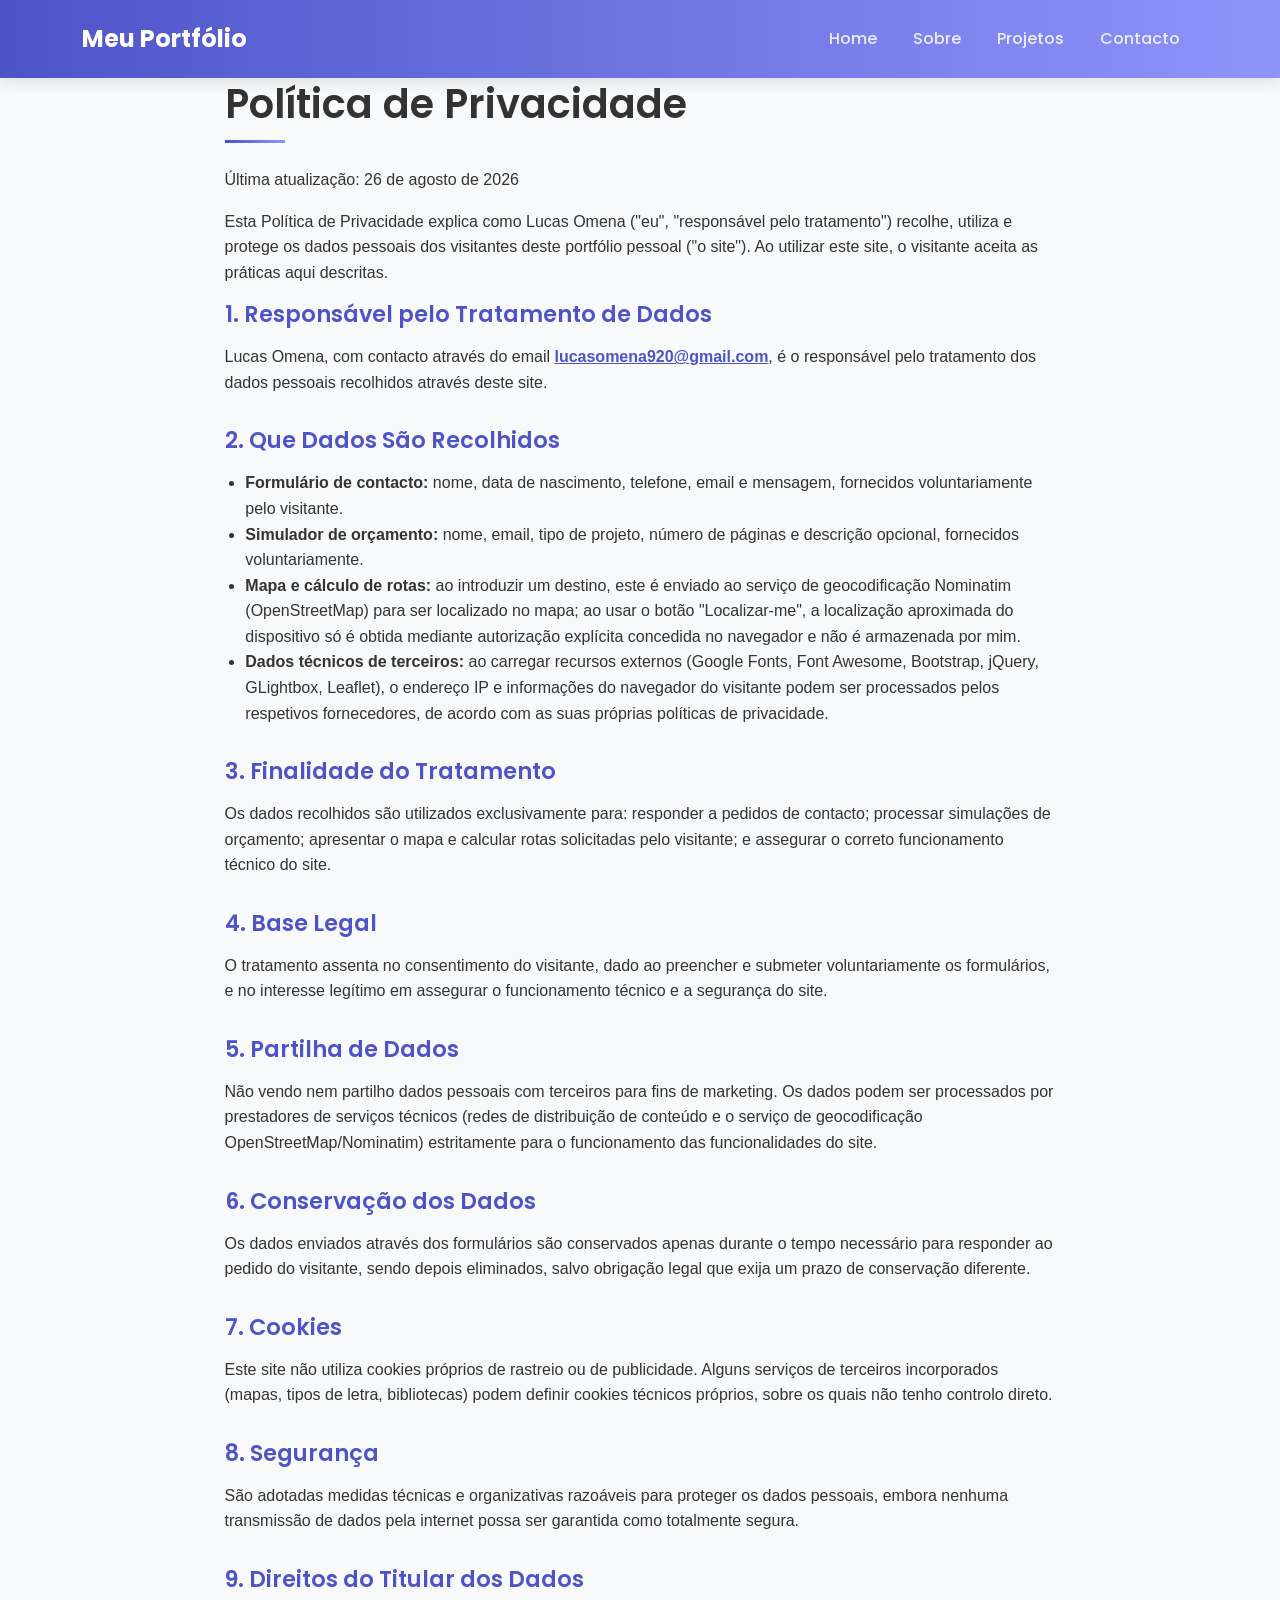
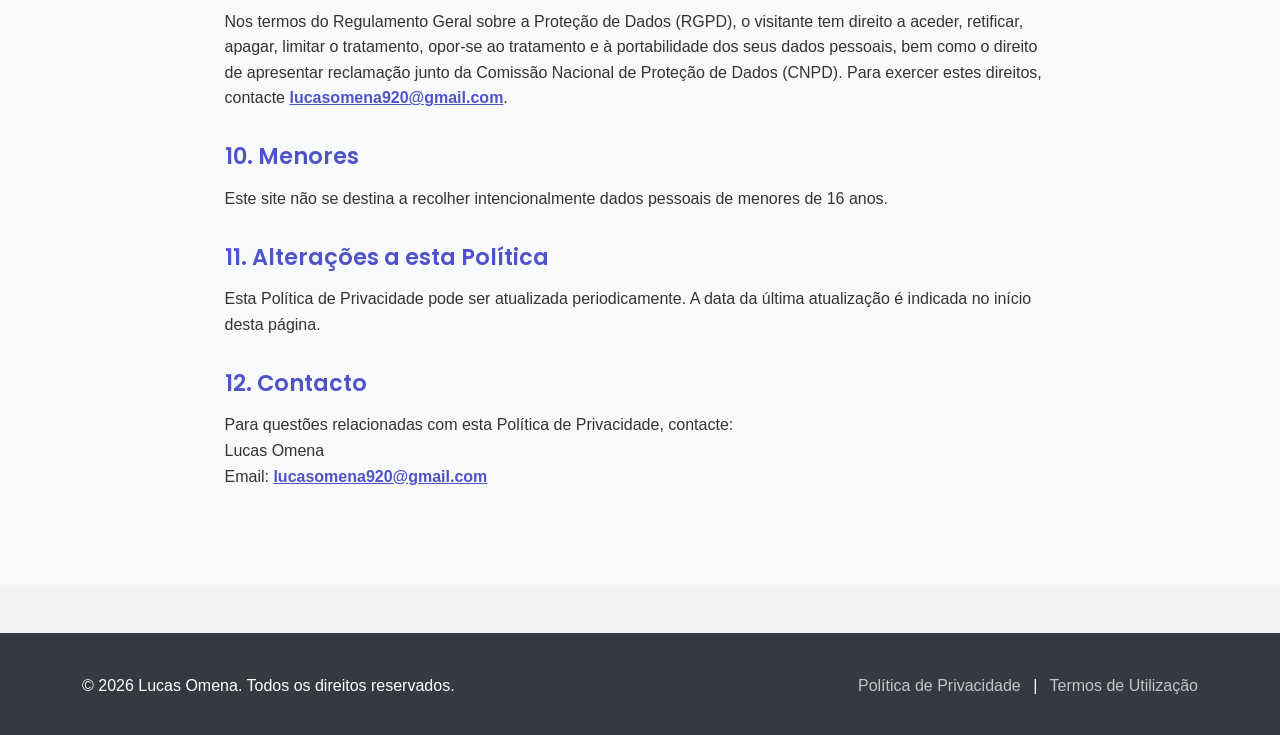
<file: politica-privacidade.html>
<!DOCTYPE html>
<html lang="pt-br">
<head>
    <meta charset="UTF-8">
    <meta name="viewport" content="width=device-width, initial-scale=1.0">
    <title>Política de Privacidade — Lucas Omena</title>
    <!-- Bootstrap CSS -->
    <link href="https://cdn.jsdelivr.net/npm/bootstrap@5.3.0/dist/css/bootstrap.min.css" rel="stylesheet">
    <!-- Font Awesome -->
    <link rel="stylesheet" href="https://cdnjs.cloudflare.com/ajax/libs/font-awesome/6.4.0/css/all.min.css">
    <!-- Google Fonts -->
    <link href="https://fonts.googleapis.com/css2?family=Lato:wght@300;400;700&family=Poppins:wght@300;400;500;600;700&display=swap" rel="stylesheet">
    <!-- CSS Personalizado -->
    <link rel="stylesheet" href="css/styles.css">
    <style>
        .legal-content h2 { color: var(--primary-color); font-size: 1.4rem; margin-top: 2rem; }
        .legal-content h2:first-of-type { margin-top: 0; }
        .legal-content p, .legal-content li { color: var(--text-color); }
        .legal-content ul { padding-left: 1.3rem; margin-bottom: 1rem; }
        .legal-content .updated { color: #6c757d; font-size: 0.9rem; }
        .legal-content a { color: var(--primary-color); font-weight: 600; }
    </style>
</head>
<body>
    <!-- Menu de Navegação -->
    <nav class="navbar navbar-expand-lg navbar-dark fixed-top custom-navbar">
        <div class="container">
            <a class="navbar-brand" href="index.html">Meu Portfólio</a>
            <button class="navbar-toggler" type="button" data-bs-toggle="collapse" data-bs-target="#navbarSupportedContent">
                <span class="navbar-toggler-icon"></span>
            </button>
            <div class="collapse navbar-collapse" id="navbarSupportedContent">
                <ul class="navbar-nav ms-auto mb-2 mb-lg-0">
                    <li class="nav-item">
                        <a class="nav-link" href="index.html">Home</a>
                    </li>
                    <li class="nav-item">
                        <a class="nav-link" href="sobre.html">Sobre</a>
                    </li>
                    <li class="nav-item">
                        <a class="nav-link" href="projects.html">Projetos</a>
                    </li>
                    <li class="nav-item">
                        <a class="nav-link" href="contactos.html">Contacto</a>
                    </li>
                </ul>
            </div>
        </div>
    </nav>

    <main>
        <section class="about-section">
            <div class="container">
                <div class="row justify-content-center">
                    <div class="col-lg-9">
                        <h1 class="section-title mb-4">Política de Privacidade</h1>
                        <p class="updated">Última atualização: 26 de agosto de 2026</p>

                        <div class="legal-content">
                            <p>Esta Política de Privacidade explica como Lucas Omena ("eu", "responsável pelo tratamento") recolhe, utiliza e protege os dados pessoais dos visitantes deste portfólio pessoal ("o site"). Ao utilizar este site, o visitante aceita as práticas aqui descritas.</p>

                            <h2>1. Responsável pelo Tratamento de Dados</h2>
                            <p>Lucas Omena, com contacto através do email <a href="mailto:lucasomena920@gmail.com">lucasomena920@gmail.com</a>, é o responsável pelo tratamento dos dados pessoais recolhidos através deste site.</p>

                            <h2>2. Que Dados São Recolhidos</h2>
                            <ul>
                                <li><strong>Formulário de contacto:</strong> nome, data de nascimento, telefone, email e mensagem, fornecidos voluntariamente pelo visitante.</li>
                                <li><strong>Simulador de orçamento:</strong> nome, email, tipo de projeto, número de páginas e descrição opcional, fornecidos voluntariamente.</li>
                                <li><strong>Mapa e cálculo de rotas:</strong> ao introduzir um destino, este é enviado ao serviço de geocodificação Nominatim (OpenStreetMap) para ser localizado no mapa; ao usar o botão "Localizar-me", a localização aproximada do dispositivo só é obtida mediante autorização explícita concedida no navegador e não é armazenada por mim.</li>
                                <li><strong>Dados técnicos de terceiros:</strong> ao carregar recursos externos (Google Fonts, Font Awesome, Bootstrap, jQuery, GLightbox, Leaflet), o endereço IP e informações do navegador do visitante podem ser processados pelos respetivos fornecedores, de acordo com as suas próprias políticas de privacidade.</li>
                            </ul>

                            <h2>3. Finalidade do Tratamento</h2>
                            <p>Os dados recolhidos são utilizados exclusivamente para: responder a pedidos de contacto; processar simulações de orçamento; apresentar o mapa e calcular rotas solicitadas pelo visitante; e assegurar o correto funcionamento técnico do site.</p>

                            <h2>4. Base Legal</h2>
                            <p>O tratamento assenta no consentimento do visitante, dado ao preencher e submeter voluntariamente os formulários, e no interesse legítimo em assegurar o funcionamento técnico e a segurança do site.</p>

                            <h2>5. Partilha de Dados</h2>
                            <p>Não vendo nem partilho dados pessoais com terceiros para fins de marketing. Os dados podem ser processados por prestadores de serviços técnicos (redes de distribuição de conteúdo e o serviço de geocodificação OpenStreetMap/Nominatim) estritamente para o funcionamento das funcionalidades do site.</p>

                            <h2>6. Conservação dos Dados</h2>
                            <p>Os dados enviados através dos formulários são conservados apenas durante o tempo necessário para responder ao pedido do visitante, sendo depois eliminados, salvo obrigação legal que exija um prazo de conservação diferente.</p>

                            <h2>7. Cookies</h2>
                            <p>Este site não utiliza cookies próprios de rastreio ou de publicidade. Alguns serviços de terceiros incorporados (mapas, tipos de letra, bibliotecas) podem definir cookies técnicos próprios, sobre os quais não tenho controlo direto.</p>

                            <h2>8. Segurança</h2>
                            <p>São adotadas medidas técnicas e organizativas razoáveis para proteger os dados pessoais, embora nenhuma transmissão de dados pela internet possa ser garantida como totalmente segura.</p>

                            <h2>9. Direitos do Titular dos Dados</h2>
                            <p>Nos termos do Regulamento Geral sobre a Proteção de Dados (RGPD), o visitante tem direito a aceder, retificar, apagar, limitar o tratamento, opor-se ao tratamento e à portabilidade dos seus dados pessoais, bem como o direito de apresentar reclamação junto da Comissão Nacional de Proteção de Dados (CNPD). Para exercer estes direitos, contacte <a href="mailto:lucasomena920@gmail.com">lucasomena920@gmail.com</a>.</p>

                            <h2>10. Menores</h2>
                            <p>Este site não se destina a recolher intencionalmente dados pessoais de menores de 16 anos.</p>

                            <h2>11. Alterações a esta Política</h2>
                            <p>Esta Política de Privacidade pode ser atualizada periodicamente. A data da última atualização é indicada no início desta página.</p>

                            <h2>12. Contacto</h2>
                            <p>Para questões relacionadas com esta Política de Privacidade, contacte:<br>
                            Lucas Omena<br>
                            Email: <a href="mailto:lucasomena920@gmail.com">lucasomena920@gmail.com</a></p>
                        </div>
                    </div>
                </div>
            </div>
        </section>
    </main>

    <!-- Footer -->
    <footer class="custom-footer mt-5">
        <div class="container">
            <div class="row">
                <div class="col-md-6 text-center text-md-start">
                    <p>&copy; 2026 Lucas Omena. Todos os direitos reservados.</p>
                </div>
                <div class="col-md-6 text-center text-md-end footer-links">
                    <a href="politica-privacidade.html">Política de Privacidade</a>
                    <span class="mx-2">|</span>
                    <a href="termos-utilizacao.html">Termos de Utilização</a>
                </div>
            </div>
        </div>
    </footer>

    <!-- Bootstrap JS -->
    <script src="https://cdn.jsdelivr.net/npm/bootstrap@5.3.0/dist/js/bootstrap.bundle.min.js"></script>
</body>
</html>
</file>
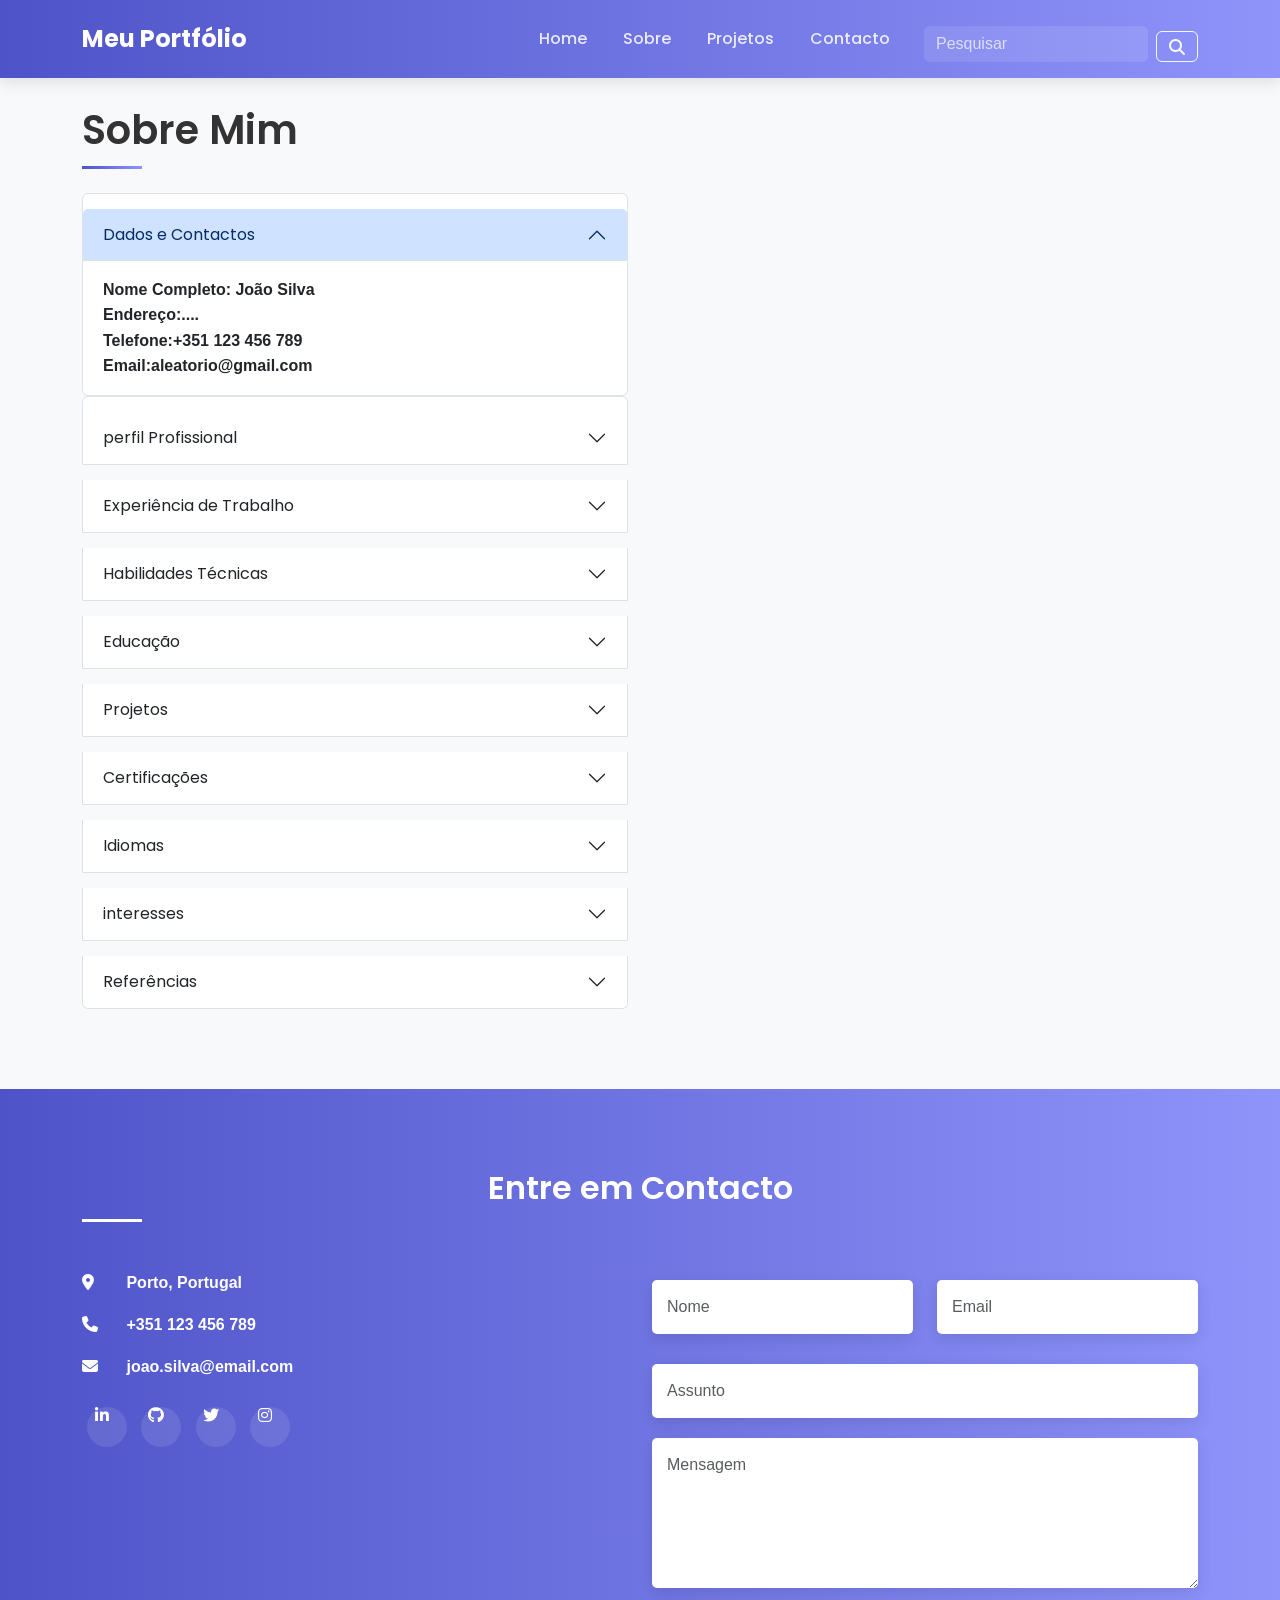
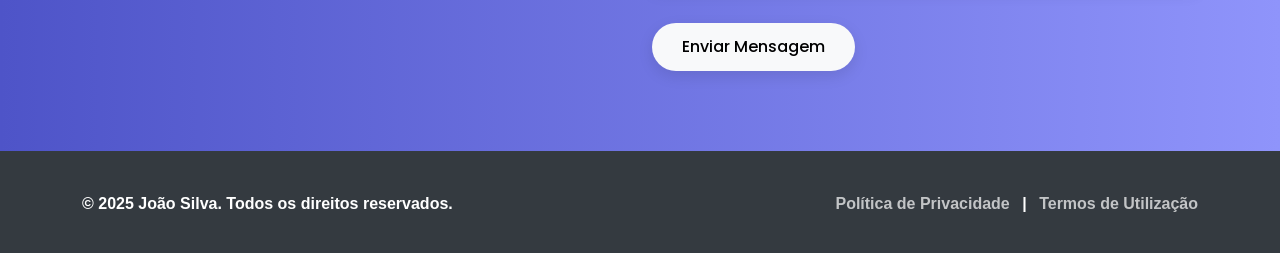
<file: sobre.html>
!DOCTYPE html>
<html lang="pt-br">
<head>
    <meta charset="UTF-8">
    <meta name="viewport" content="width=device-width, initial-scale=1.0">
    <title>Meu Portfólio Pessoal</title>
    <!-- Bootstrap CSS -->
    <link href="https://cdn.jsdelivr.net/npm/bootstrap@5.3.0/dist/css/bootstrap.min.css" rel="stylesheet">
    <!-- Font Awesome -->
    <link rel="stylesheet" href="https://cdnjs.cloudflare.com/ajax/libs/font-awesome/6.4.0/css/all.min.css">
    <!-- Google Fonts -->
    <link href="https://fonts.googleapis.com/css2?family=Lato:wght@300;400;700&family=Poppins:wght@300;400;500;600;700&display=swap" rel="stylesheet">
    <!-- CSS Personalizado -->
    <link rel="stylesheet" href="css/styles.css">
</head>
<body>
    <!-- Menu de Navegação -->
    <nav class="navbar navbar-expand-lg navbar-dark fixed-top custom-navbar">
        <div class="container">
            <a class="navbar-brand" href="#">Meu Portfólio</a>
            <button class="navbar-toggler" type="button" data-bs-toggle="collapse" data-bs-target="#navbarSupportedContent">
                <span class="navbar-toggler-icon"></span>
            </button>
            <div class="collapse navbar-collapse" id="navbarSupportedContent">
                <ul class="navbar-nav ms-auto mb-2 mb-lg-0">
                    <li class="nav-item">
                        <a class="nav-link" href="index.html">Home</a>
                    </li>
                    <li class="nav-item">
                        <a class="nav-link" href="sobre.html">Sobre</a>
                    </li>
                    <li class="nav-item">
                        <a class="nav-link" href="projects.html">Projetos</a>
                    </li>
                    <li class="nav-item">
                        <a class="nav-link" href="contactos.html">Contacto</a>
                    </li>
                </ul>
                <form class="d-flex ms-3">
                    <input class="form-control me-2" type="search" placeholder="Pesquisar">
                    <button class="btn btn-outline-light" type="submit"><i class="fas fa-search"></i></button>
                </form>
            </div>
        </div>
    </nav>
    <section id="about" class="about-section">
        <div class="container">
            <div class="row align-items-center">
                <div class="col-lg-6">
                    <h1 class="section-title mb-4">Sobre Mim</h1>
    
                    <div class="accordion" id="accordionExample">
                        <div class="accordion-item">
                          <h2 class="accordion-header">
                            <button class="accordion-button" type="button" data-bs-toggle="collapse" data-bs-target="#collapseOne" aria-expanded="true" aria-controls="collapseOne">
                              Dados e Contactos
                            </button>
                          </h2>
                          <div id="collapseOne" class="accordion-collapse collapse show" data-bs-parent="#accordionExample">
                            <div class="accordion-body">
                              <strong>Nome Completo: João Silva<br>
                                Endereço:....<br>
                                Telefone:+351 123 456 789<br>
                                Email:aleatorio@gmail.com<br>
                            </div>
                          </div>
                        </div>
                        <div class="accordion" id="acordeao9">
                            
                            <!-- Acordeão 2 -->
                            <div class="accordion-item">
                              <h2 class="accordion-header" id="heading2">
                                <button class="accordion-button collapsed" type="button" data-bs-toggle="collapse" data-bs-target="#collapse2" aria-expanded="false" aria-controls="collapse2">
                                  perfil Profissional
                                </button>
                              </h2>
                              <div id="collapse2" class="accordion-collapse collapse" aria-labelledby="heading2" data-bs-parent="#acordeao9">
                                <div class="accordion-body">Desenvolvedora Web com mais de 5 anos de 
                                    experiência em criação de sites e aplicações web 
                                     responsivas. Experiência sólida em tecnologias front-end e back-end, incluindo HTML, CSS, 
                                     JavaScript, React, Node.js, e bases de 
                                    dados SQL e NoSQL. Apaixonada por desenvolvimento de 
                                     interfaces de utilizador intuitivas e 
                                    pela otimização de desempenho. Focada em oferecer 
                                     soluções inovadoras e de alta qualidade. </div>
                              </div>
                            </div>
                          
                            <!-- Acordeão 3 -->
                            <div class="accordion-item">
                              <h2 class="accordion-header" id="heading3">
                                <button class="accordion-button collapsed" type="button" data-bs-toggle="collapse" data-bs-target="#collapse3" aria-expanded="false" aria-controls="collapse3">
                                  Experiência de Trabalho
                                </button>
                              </h2>
                              <div id="collapse3" class="accordion-collapse collapse" aria-labelledby="heading3" data-bs-parent="#acordeao9">
                                <div class="accordion-body">Desenvolvedora Web Full Stack<br>
                                    Tech Solutions Ltda, Lisboa, Portugal<br>
                                    Janeiro 2020 - Presente<br>
                                    Desenvolveu e manteve aplicações web 
                                   usando JavaScript, React, Node.js, e MongoDB. 
                                    Colaborou com designers e outros desenvolvedores para criar interfaces de utilizador 
                                    responsivas e intuitivas. 
                                    Implementou APIs RESTful para integração 
                                   com serviços de terceiros. 
                                    Utilizou metodologias ágeis (Scrum) para 
                                   gerenciar projetos e entregas. 
                                    Conduziu revisões de código e mentoria 
                                   para desenvolvedores juniores. <br>
                                    <hr>
                                    Desenvolvedora Front-End<br>
                                    Web Innovations, Porto, Portugal<br>
                                    Junho 2017 - Dezembro 2019<br>
                                    Criou layouts responsivos e componentes 
                                   interativos usando HTML, CSS, e JavaScript. 
                                    Trabalhou em estreita colaboração com a 
                                   equipa de design para garantir a implementação 
                                    precisa dos wireframes e protótipos. 
                                    Otimizou sites para velocidade e desempenho, resultando em melhorias significativas no tempo 
                                    de carregamento das páginas. 
                                    Implementou práticas de SEO para melhorar a visibilidade dos sites nos motores de busca. 
                                    Participou de sessões de teste de usabilidade e fez melhorias baseadas no feedback dos 
                                    utilizadores.</div>
                              </div>
                            </div>
                          
                            <!-- Acordeão 4 -->
                            <div class="accordion-item">
                              <h2 class="accordion-header" id="heading4">
                                <button class="accordion-button collapsed" type="button" data-bs-toggle="collapse" data-bs-target="#collapse4" aria-expanded="false" aria-controls="collapse4">
                                  Habilidades Técnicas
                                </button>
                              </h2>
                              <div id="collapse4" class="accordion-collapse collapse" aria-labelledby="heading4" data-bs-parent="#acordeao9">
                                <div class="accordion-body">Linguagens de Programação: HTML, CSS, 
                                    JavaScript, TypeScript, PHP<br>
                                     Frameworks/Libraries: React, Angular, 
                                    Vue.js, Node.js, Express.js<br>
                                     Bases de Dados: MongoDB, MySQL, PostgreSQL<br>
                                     Ferramentas de Versionamento: Git, 
                                    GitHub, GitLab<br>
                                     Outras Ferramentas: Webpack, Babel, 
                                    Docker, Jenkins<br>
                                     Metodologias: Agile (Scrum), Test-Driven 
                                    Development (TDD)<br>
                                     Design: Adobe XD, Figma</div>
                              </div>
                            </div>
                          
                            <!-- Acordeão 5 -->
                            <div class="accordion-item">
                              <h2 class="accordion-header" id="heading5">
                                <button class="accordion-button collapsed" type="button" data-bs-toggle="collapse" data-bs-target="#collapse5" aria-expanded="false" aria-controls="collapse5">
                                  Educação
                                </button>
                              </h2>
                              <div id="collapse5" class="accordion-collapse collapse" aria-labelledby="heading5" data-bs-parent="#acordeao9">
                                <div class="accordion-body">Licenciatura em Engenharia Informática<br>
                                    Universidade de Lisboa, Lisboa, Portugal<br>etembro 2013 - Julho 2017<br>
                                    Principais disciplinas: Desenvolvimento Web, Estruturas de Dados, Bases de Dados, Sistemas Operacionais, Engenharia de Software.<br>
                                    Participou de projetos de pesquisa focados em otimização de performance de aplicações web. 

                                </div>
                              </div>
                            </div>
                          
                            <!-- Acordeão 6 -->
                            <div class="accordion-item">
                              <h2 class="accordion-header" id="heading6">
                                <button class="accordion-button collapsed" type="button" data-bs-toggle="collapse" data-bs-target="#collapse6" aria-expanded="false" aria-controls="collapse6">
                                  Projetos
                                </button>
                              </h2>
                              <div id="collapse6" class="accordion-collapse collapse" aria-labelledby="heading6" data-bs-parent="#acordeao9">
                                <div class="accordion-body">Desenvolveu um site de portfólio pessoal 
                                    para exibir trabalhos e projetos. 
                                     Utilizou React para a criação de componentes reutilizáveis e responsivos. 
                                     Implementou um backend com Node.js e Express.js para gerenciar o conteúdo dinâmico. <br>
                                     <hr>
                                     Aplicação de Gerenciamento de Tarefas<br>
                                     github.com/anasilva/task-manager<br>
                                     Criou uma aplicação de gerenciamento de 
                                    tarefas utilizando React e Node.js. 
                                     Implementou autenticação de usuários e 
                                    integração com uma base de dados MongoDB.
                                    Utilizou Docker para contêinerizar a 
                                    aplicação e facilitar o processo de deploy.
                                </div>
                              </div>
                            </div>
                          
                            <!-- Acordeão 7 -->
                            <div class="accordion-item">
                              <h2 class="accordion-header" id="heading7">
                                <button class="accordion-button collapsed" type="button" data-bs-toggle="collapse" data-bs-target="#collapse7" aria-expanded="false" aria-controls="collapse7">
                                  Certificações
                                </button>
                              </h2>
                              <div id="collapse7" class="accordion-collapse collapse" aria-labelledby="heading7" data-bs-parent="#acordeao9">
                                <div class="accordion-body">Certified JavaScript Developer - JavaScript Institute, 2019<br>
                                    React Professional Certification - React 
                                   Training, 2020<br>
                                    Scrum Master Certified (SMC) - Scrum Alliance, 2021 
                                </div>
                              </div>
                            </div>
                          
                            <!-- Acordeão 8 -->
                            <div class="accordion-item">
                              <h2 class="accordion-header" id="heading8">
                                <button class="accordion-button collapsed" type="button" data-bs-toggle="collapse" data-bs-target="#collapse8" aria-expanded="false" aria-controls="collapse8">
                                  Idiomas
                                </button>
                              </h2>
                              <div id="collapse8" class="accordion-collapse collapse" aria-labelledby="heading8" data-bs-parent="#acordeao9">
                                <div class="accordion-body">Português: Nativo<br>
                                    Inglês: Fluente<br>
                                    Espanhol: Intermédio
                                </div>
                              </div>
                            </div>
                          
                            <!-- Acordeão 9 -->
                            <div class="accordion-item">
                              <h2 class="accordion-header" id="heading9">
                                <button class="accordion-button collapsed" type="button" data-bs-toggle="collapse" data-bs-target="#collapse9" aria-expanded="false" aria-controls="collapse9">
                                  interesses
                                </button>
                              </h2>
                              <div id="collapse9" class="accordion-collapse collapse" aria-labelledby="heading9" data-bs-parent="#acordeao9">
                                <div class="accordion-body">Desenvolvimento de aplicações móveis<br>
                                    Contribuição para projetos opensource<br>
                                    Participação em hackathons e meetups de 
                                   tecnologia<br>
                                    Aprendizado contínuo sobre novas tecnologias e ferramentas de desenvolvimento
                              </div>
                            </div>
                          </div>

                          <div class="accordion-item">
                            <h2 class="accordion-header" id="heading9">
                              <button class="accordion-button collapsed" type="button" data-bs-toggle="collapse" data-bs-target="#collapse9" aria-expanded="false" aria-controls="collapse9">
                                Referências
                              </button>
                            </h2>
                            <div id="collapse9" class="accordion-collapse collapse" aria-labelledby="heading9" data-bs-parent="#acordeao9">
                              <div class="accordion-body">Disponíveis mediante solicitação. </div>
                            </div>
                          </div>
                        </div>
                    </div>
                </section>
 
                                    <!-- Secção Contacto -->
        <section id="contact" class="contact-section">
            <div class="container">
                <h2 class="section-title text-center mb-5 text-white">Entre em Contacto</h2>
                <div class="row">
                    <div class="col-lg-6 mb-4">
                        <div class="contact-info">
                            <p><i class="fas fa-map-marker-alt"></i> Porto, Portugal</p>
                            <p><i class="fas fa-phone"></i> +351 123 456  789</p>
                            <p><i class="fas fa-envelope"></i> joao.silva@email.com</p>
                            <div class="social-icons mt-4">
                                <a href="#"><i class="fab fa-linkedin-in"></i></a>
                                <a href="#"><i class="fab fa-github"></i></a>
                                <a href="#"><i class="fab fa-twitter"></i></a>
                                <a href="#"><i class="fab fa-instagram"></i></a>
                            </div>
                        </div>
                    </div>
                    <div class="col-lg-6">
                        <form class="contact-form">
                            <div class="row">
                                <div class="col-md-6">
                                    <input type="text" class="form-control" placeholder="Nome">
                                </div>
                                <div class="col-md-6">
                                    <input type="email" class="form-control" placeholder="Email">
                                </div>
                            </div>
                            <input type="text" class="form-control" placeholder="Assunto">
                            <textarea class="form-control" rows="5" placeholder="Mensagem"></textarea>
                            <button type="submit" class="btn btn-light custom-btn">Enviar Mensagem</button>
                        </form>
                    </div>
                </div>
            </div>
        </section>
    
 <body>
 <html>
    <!-- Footer -->
    <footer class="custom-footer">
        <div class="container">
            <div class="row">
                <div class="col-md-6 text-center text-md-start">
                    <p>&copy; 2025 João Silva. Todos os direitos reservados.</p>
                </div>
                <div class="col-md-6 text-center text-md-end footer-links">
                    <a href="politica-privacidade.html">Política de Privacidade</a>
                    <span class="mx-2">|</span>
                    <a href="termos-utilizacao.html">Termos de Utilização</a>
                </div>
            </div>
        </div>
    </footer>

    <!-- Bootstrap JS -->
    <script src="https://cdn.jsdelivr.net/npm/bootstrap@5.3.0/dist/js/bootstrap.bundle.min.js"></script>
    <!-- Script personalizado -->
    <script>
        // Adicionar classe ativa ao item do menu quando clicado
        document.addEventListener('DOMContentLoaded', function() {
            const navLinks = document.querySelectorAll('.nav-link');
            
            navLinks.forEach(link => {
                link.addEventListener('click', function() {
                    navLinks.forEach(item => item.classList.remove('active'));
                    this.classList.add('active');
                });
            });
            
            // Scroll suave para as seções
            document.querySelectorAll('a[href^="#"]').forEach(anchor => {
                anchor.addEventListener('click', function (e) {
                    e.preventDefault();
                    
                    const targetId = this.getAttribute('href');
                    if (targetId === '#') return;
                    
                    const targetElement = document.querySelector(targetId);
                    if (targetElement) {
                        window.scrollTo({
                            top: targetElement.offsetTop - 70,
                            behavior: 'smooth'
                        });
                    }
                });
            });
        });
    </script>
</file>
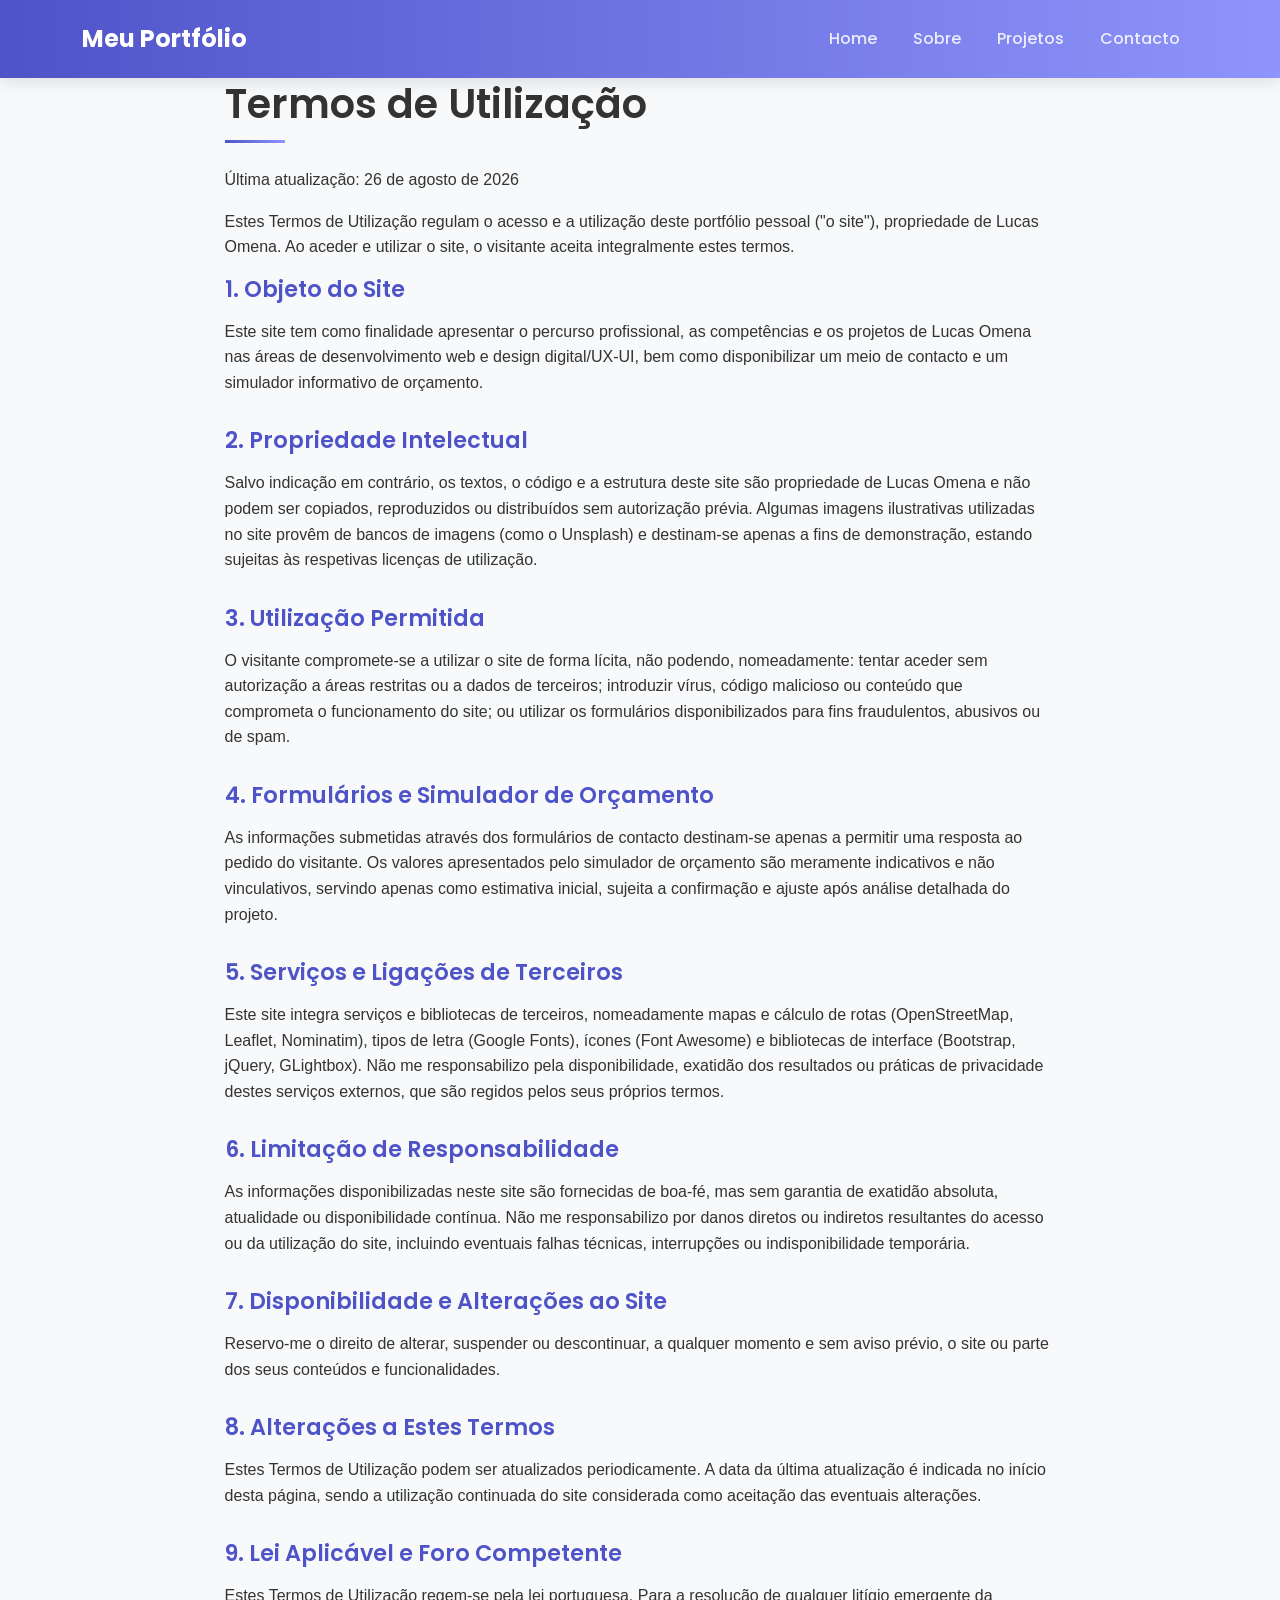
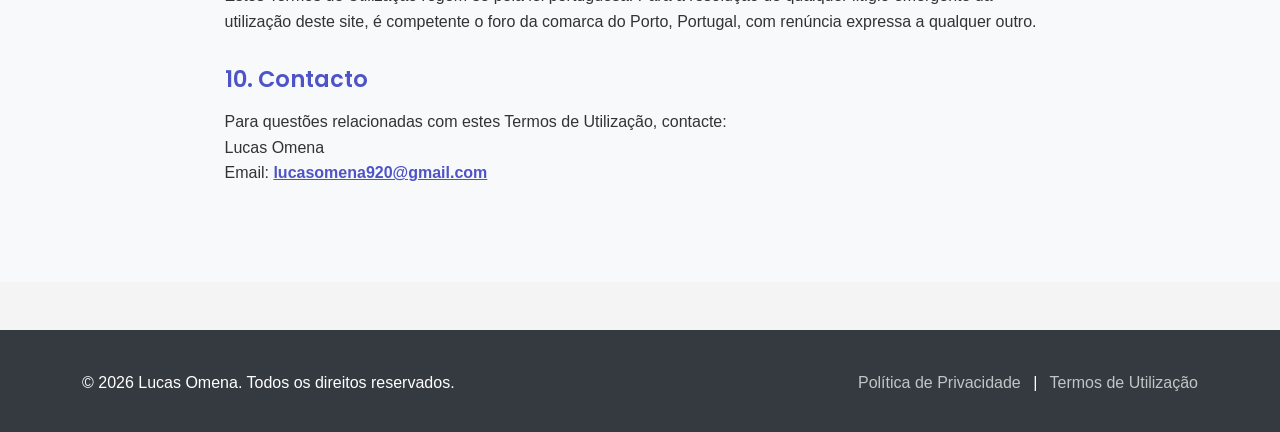
<file: termos-utilizacao.html>
<!DOCTYPE html>
<html lang="pt-br">
<head>
    <meta charset="UTF-8">
    <meta name="viewport" content="width=device-width, initial-scale=1.0">
    <title>Termos de Utilização — Lucas Omena</title>
    <!-- Bootstrap CSS -->
    <link href="https://cdn.jsdelivr.net/npm/bootstrap@5.3.0/dist/css/bootstrap.min.css" rel="stylesheet">
    <!-- Font Awesome -->
    <link rel="stylesheet" href="https://cdnjs.cloudflare.com/ajax/libs/font-awesome/6.4.0/css/all.min.css">
    <!-- Google Fonts -->
    <link href="https://fonts.googleapis.com/css2?family=Lato:wght@300;400;700&family=Poppins:wght@300;400;500;600;700&display=swap" rel="stylesheet">
    <!-- CSS Personalizado -->
    <link rel="stylesheet" href="css/styles.css">
    <style>
        .legal-content h2 { color: var(--primary-color); font-size: 1.4rem; margin-top: 2rem; }
        .legal-content h2:first-of-type { margin-top: 0; }
        .legal-content p, .legal-content li { color: var(--text-color); }
        .legal-content ul { padding-left: 1.3rem; margin-bottom: 1rem; }
        .legal-content .updated { color: #6c757d; font-size: 0.9rem; }
        .legal-content a { color: var(--primary-color); font-weight: 600; }
    </style>
</head>
<body>
    <!-- Menu de Navegação -->
    <nav class="navbar navbar-expand-lg navbar-dark fixed-top custom-navbar">
        <div class="container">
            <a class="navbar-brand" href="index.html">Meu Portfólio</a>
            <button class="navbar-toggler" type="button" data-bs-toggle="collapse" data-bs-target="#navbarSupportedContent">
                <span class="navbar-toggler-icon"></span>
            </button>
            <div class="collapse navbar-collapse" id="navbarSupportedContent">
                <ul class="navbar-nav ms-auto mb-2 mb-lg-0">
                    <li class="nav-item">
                        <a class="nav-link" href="index.html">Home</a>
                    </li>
                    <li class="nav-item">
                        <a class="nav-link" href="sobre.html">Sobre</a>
                    </li>
                    <li class="nav-item">
                        <a class="nav-link" href="projects.html">Projetos</a>
                    </li>
                    <li class="nav-item">
                        <a class="nav-link" href="contactos.html">Contacto</a>
                    </li>
                </ul>
            </div>
        </div>
    </nav>

    <main>
        <section class="about-section">
            <div class="container">
                <div class="row justify-content-center">
                    <div class="col-lg-9">
                        <h1 class="section-title mb-4">Termos de Utilização</h1>
                        <p class="updated">Última atualização: 26 de agosto de 2026</p>

                        <div class="legal-content">
                            <p>Estes Termos de Utilização regulam o acesso e a utilização deste portfólio pessoal ("o site"), propriedade de Lucas Omena. Ao aceder e utilizar o site, o visitante aceita integralmente estes termos.</p>

                            <h2>1. Objeto do Site</h2>
                            <p>Este site tem como finalidade apresentar o percurso profissional, as competências e os projetos de Lucas Omena nas áreas de desenvolvimento web e design digital/UX-UI, bem como disponibilizar um meio de contacto e um simulador informativo de orçamento.</p>

                            <h2>2. Propriedade Intelectual</h2>
                            <p>Salvo indicação em contrário, os textos, o código e a estrutura deste site são propriedade de Lucas Omena e não podem ser copiados, reproduzidos ou distribuídos sem autorização prévia. Algumas imagens ilustrativas utilizadas no site provêm de bancos de imagens (como o Unsplash) e destinam-se apenas a fins de demonstração, estando sujeitas às respetivas licenças de utilização.</p>

                            <h2>3. Utilização Permitida</h2>
                            <p>O visitante compromete-se a utilizar o site de forma lícita, não podendo, nomeadamente: tentar aceder sem autorização a áreas restritas ou a dados de terceiros; introduzir vírus, código malicioso ou conteúdo que comprometa o funcionamento do site; ou utilizar os formulários disponibilizados para fins fraudulentos, abusivos ou de spam.</p>

                            <h2>4. Formulários e Simulador de Orçamento</h2>
                            <p>As informações submetidas através dos formulários de contacto destinam-se apenas a permitir uma resposta ao pedido do visitante. Os valores apresentados pelo simulador de orçamento são meramente indicativos e não vinculativos, servindo apenas como estimativa inicial, sujeita a confirmação e ajuste após análise detalhada do projeto.</p>

                            <h2>5. Serviços e Ligações de Terceiros</h2>
                            <p>Este site integra serviços e bibliotecas de terceiros, nomeadamente mapas e cálculo de rotas (OpenStreetMap, Leaflet, Nominatim), tipos de letra (Google Fonts), ícones (Font Awesome) e bibliotecas de interface (Bootstrap, jQuery, GLightbox). Não me responsabilizo pela disponibilidade, exatidão dos resultados ou práticas de privacidade destes serviços externos, que são regidos pelos seus próprios termos.</p>

                            <h2>6. Limitação de Responsabilidade</h2>
                            <p>As informações disponibilizadas neste site são fornecidas de boa-fé, mas sem garantia de exatidão absoluta, atualidade ou disponibilidade contínua. Não me responsabilizo por danos diretos ou indiretos resultantes do acesso ou da utilização do site, incluindo eventuais falhas técnicas, interrupções ou indisponibilidade temporária.</p>

                            <h2>7. Disponibilidade e Alterações ao Site</h2>
                            <p>Reservo-me o direito de alterar, suspender ou descontinuar, a qualquer momento e sem aviso prévio, o site ou parte dos seus conteúdos e funcionalidades.</p>

                            <h2>8. Alterações a Estes Termos</h2>
                            <p>Estes Termos de Utilização podem ser atualizados periodicamente. A data da última atualização é indicada no início desta página, sendo a utilização continuada do site considerada como aceitação das eventuais alterações.</p>

                            <h2>9. Lei Aplicável e Foro Competente</h2>
                            <p>Estes Termos de Utilização regem-se pela lei portuguesa. Para a resolução de qualquer litígio emergente da utilização deste site, é competente o foro da comarca do Porto, Portugal, com renúncia expressa a qualquer outro.</p>

                            <h2>10. Contacto</h2>
                            <p>Para questões relacionadas com estes Termos de Utilização, contacte:<br>
                            Lucas Omena<br>
                            Email: <a href="mailto:lucasomena920@gmail.com">lucasomena920@gmail.com</a></p>
                        </div>
                    </div>
                </div>
            </div>
        </section>
    </main>

    <!-- Footer -->
    <footer class="custom-footer mt-5">
        <div class="container">
            <div class="row">
                <div class="col-md-6 text-center text-md-start">
                    <p>&copy; 2026 Lucas Omena. Todos os direitos reservados.</p>
                </div>
                <div class="col-md-6 text-center text-md-end footer-links">
                    <a href="politica-privacidade.html">Política de Privacidade</a>
                    <span class="mx-2">|</span>
                    <a href="termos-utilizacao.html">Termos de Utilização</a>
                </div>
            </div>
        </div>
    </footer>

    <!-- Bootstrap JS -->
    <script src="https://cdn.jsdelivr.net/npm/bootstrap@5.3.0/dist/js/bootstrap.bundle.min.js"></script>
</body>
</html>
</file>
<file: css/styles.css>
/* styles.css */
/* Importar fontes do Google Fonts */
@import url('https://fonts.googleapis.com/css2?family=Lato:wght@300;400;700&family=Poppins:wght@300;400;500;600;700&display=swap');

/* Variáveis de cores para consistência */
:root {
    --primary-color: #4e54c8;
    --secondary-color: #8f94fb;
    --text-color: #333333;
    --light-bg: #f8f9fa;
    --dark-bg: #343a40;
    --light-text: #ffffff;
    --shadow: 0 5px 15px rgba(0, 0, 0, 0.1);
    --transition: all 0.3s ease;
}

/* Estilos gerais */
* {
    margin: 0;
    padding: 0;
    box-sizing: border-box;
}

body {
    font-family: 'Lato', sans-serif;
    color: var(--text-color);
    line-height: 1.6;
    padding-top: 100px; /* Compensar a navbar fixa */
}

h1, h2, h3, h4, h5, h6 {
    font-family: 'Poppins', sans-serif;
    font-weight: 600;
    margin-bottom: 1rem;
}

p {
    margin-bottom: 1rem;
}

.section-title {
    position: relative;
    padding-bottom: 15px;
    margin-bottom: 30px;
}

.section-title::after {
    content: '';
    position: absolute;
    bottom: 0;
    left: 0;
    width: 60px;
    height: 3px;
    background: linear-gradient(to right, var(--primary-color), var(--secondary-color));
}

/* Navbar personalizada */
.custom-navbar {
    background: linear-gradient(to right, var(--primary-color), var(--secondary-color));
    box-shadow: var(--shadow);
    padding: 15px 0;
    transition: var(--transition);
}

.custom-navbar .navbar-brand {
    font-family: 'Poppins', sans-serif;
    font-weight: 700;
    font-size: 1.5rem;
    color: var(--light-text);
}

.custom-navbar .nav-link {
    font-family: 'Poppins', sans-serif;
    font-weight: 500;
    color: rgba(255, 255, 255, 0.85);
    margin: 0 10px;
    position: relative;
    transition: var(--transition);
}

.custom-navbar .nav-link:hover {
    color: var(--light-text);
}

.custom-navbar .nav-link::after {
    content: '';
    position: absolute;
    bottom: 0;
    left: 0;
    width: 0;
    height: 2px;
    background-color: var(--light-text);
    transition: var(--transition);
}

.custom-navbar .nav-link:hover::after {
    width: 100%;
}

.custom-navbar .form-control {
    background-color: rgba(255, 255, 255, 0.1);
    border: none;
    color: var(--light-text);
}

.custom-navbar .form-control::placeholder {
    color: rgba(255, 255, 255, 0.7);
}

.custom-navbar .btn-outline-light:hover {
    background-color: rgba(255, 255, 255, 0.1);
}

/* Seções */
section {
    padding: 80px 0;
}

/* Seção de Introdução */
.intro-section {
    background: linear-gradient(to right, rgba(78, 84, 200, 0.8), rgba(143, 148, 251, 0.8)), url('https://images.unsplash.com/photo-1517245386807-bb43f82c33c4?ixlib=rb-4.0.3&auto=format&fit=crop&w=1350&q=80');
    background-size: cover;
    background-position: center;
    color: var(--light-text);
    text-align: center;
    padding: 150px 0;
}

.profile-img {
    width: 200px;
    height: 200px;
    object-fit: cover;
    border: 5px solid rgba(255, 255, 255, 0.3);
    box-shadow: var(--shadow);
}

.intro-section h1 {
    font-size: 3.5rem;
    font-weight: 700;
    margin: 20px 0;
}

.intro-section .lead {
    font-size: 1.5rem;
    margin-bottom: 30px;
}

/* Botões personalizados */
.custom-btn {
    font-family: 'Poppins', sans-serif;
    font-weight: 500;
    border-radius: 50px;
    padding: 12px 30px;
    transition: var(--transition);
    box-shadow: var(--shadow);
    border: none;
    position: relative;
    overflow: hidden;
}

.custom-btn::before {
    content: '';
    position: absolute;
    top: 0;
    left: -100%;
    width: 100%;
    height: 100%;
    background: linear-gradient(90deg, transparent, rgba(255, 255, 255, 0.2), transparent);
    transition: var(--transition);
}

.custom-btn:hover::before {
    left: 100%;
}

.custom-btn:hover {
    transform: translateY(-3px);
    box-shadow: 0 10px 20px rgba(0, 0, 0, 0.2);
}

.custom-btn:active {
    transform: translateY(-1px);
    box-shadow: 0 5px 10px rgba(0, 0, 0, 0.2);
}

.btn-primary.custom-btn {
    background: linear-gradient(to right, var(--primary-color), var(--secondary-color));
}

.btn-outline-primary.custom-btn {
    color: var(--primary-color);
    border-color: var(--primary-color);
    background: transparent;
}

.btn-outline-primary.custom-btn:hover {
    color: var(--light-text);
    background: linear-gradient(to right, var(--primary-color), var(--secondary-color));
    border-color: transparent;
}

/* Seção Sobre */
.about-section {
    background-color: var(--light-bg);
}

.about-image {
    box-shadow: var(--shadow);
    transition: var(--transition);
}

.about-image:hover {
    transform: scale(1.02);
}

/* Cards personalizados */
.skill-card, .project-card, .service-card, .testimonial-card, .experience-card {
    border: none;
    border-radius: 10px;
    box-shadow: var(--shadow);
    transition: var(--transition);
    overflow: hidden;
}

.skill-card:hover, .project-card:hover, .service-card:hover, .testimonial-card:hover, .experience-card:hover {
    transform: translateY(-5px);
    box-shadow: 0 15px 30px rgba(0, 0, 0, 0.1);
}

.skill-card .card-body {
    padding: 30px 20px;
    text-align: center;
}

.skill-card i {
    margin-bottom: 20px;
    
    
  
}

/* Seção Projetos */
.projects-section {
    background-color: var(--light-bg);
}

.project-card .card-img-top {
    height: 200px;
    object-fit: cover;
    transition: var(--transition);
}

.project-card:hover .card-img-top {
    transform: scale(1.05);
}

.project-card .card-body {
    padding: 25px;
}

/* Seção Experiência */
.experience-card .card-body {
    padding: 30px;
}

.experience-card ul {
    padding-left: 20px;
}

.experience-card li {
    margin-bottom: 10px;
    position: relative;
}

.experience-card li::before {
    content: '▸';
    color: var(--primary-color);
    font-weight: bold;
    margin-right: 10px;
}

/* Seção Serviços */
.services-section {
    background-color: var(--light-bg);
}

.service-card .card-body {
    padding: 40px 20px;
}

.service-card i {
    margin-bottom: 20px;
    
}

/* Seção Testemunhos */
.testimonial-card .card-body {
    padding: 30px;
}

.testimonial-img {
    width: 80px;
    height: 80px;
    object-fit: cover;
    border: 3px solid var(--primary-color);
}

/* Seção Contato */
.contact-section {
    background: linear-gradient(to right, var(--primary-color), var(--secondary-color));
    color: var(--light-text);
}

.contact-section .section-title::after {
    background: var(--light-text);
}

.contact-info i {
    width: 30px;
    margin-right: 10px;
}

.contact-form .form-control {
    border-radius: 5px;
    border: none;
    padding: 15px;
    margin-bottom: 20px;
    box-shadow: var(--shadow);
}

.contact-form .form-control:focus {
    box-shadow: 0 0 0 0.2rem rgba(255, 255, 255, 0.25);
}

/* Footer */
.custom-footer {
    background-color: var(--dark-bg);
    color: var(--light-text);
    padding: 40px 0 20px;
}

.social-icons a {
    display: inline-block;
    width: 40px;
    height: 40px;
    line-height: 40px;
    text-align: center;
    background: rgba(255, 255, 255, 0.1);
    color: var(--light-text);
    border-radius: 50%;
    margin: 0 5px;
    transition: var(--transition);
}

.social-icons a:hover {
    background: linear-gradient(to right, var(--primary-color), var(--secondary-color));
    transform: translateY(-3px);
}

.footer-links a {
    color: rgba(255, 255, 255, 0.7);
    text-decoration: none;
    transition: var(--transition);
}

.footer-links a:hover {
    color: var(--light-text);
}

/* Media Queries para Responsividade */
@media (max-width: 992px) {
    .intro-section h1 {
        font-size: 2.8rem;
    }
    
    .intro-section .lead {
        font-size: 1.3rem;
    }
}

@media (max-width: 768px) {
    body {
        padding-top: 70px;
    }
    
    section {
        padding: 60px 0;
    }
    
    .intro-section {
        padding: 100px 0;
    }
    
    .intro-section h1 {
        font-size: 2.3rem;
    }
    
    .intro-section .lead {
        font-size: 1.1rem;
    }
    

/* Ajustes específicos para a página de contactos */
.card.contact-card {
    background: linear-gradient(180deg, rgba(255,255,255,0.98), rgba(250,250,255,0.95));
    border-radius: 12px;
    border: none;
}

#contactForm .form-label {
    color: var(--text-color);
    font-weight: 600;
}

#contactForm .form-control {
    border-radius: 8px;
    border: 1px solid rgba(0,0,0,0.08);
    padding: 12px 14px;
    box-shadow: 0 6px 18px rgba(78,84,200,0.06);
    transition: var(--transition);
}

#contactForm .form-control:focus {
    box-shadow: 0 8px 24px rgba(78,84,200,0.08);
    border-color: rgba(78,84,200,0.6);
}

#contactForm .invalid-feedback {
    display: block;
    color: #d9534f;
}

#contactForm button.btn-primary {
    background: linear-gradient(90deg, var(--primary-color), var(--secondary-color));
    border: none;
    padding: 10px 22px;
    border-radius: 50px;
    box-shadow: var(--shadow);
}

/* Espaçamento interno da secção para ficar consistente */
.container.my-5 {
    padding-top: 30px;
    padding-bottom: 30px;
}

/* Aplicar classe à card usada em contactos (facilita estilo) */
.card.contact-card .card-body {
    padding: 30px;
}
    .profile-img {
        width: 150px;
        height: 150px;
    }
    
    .custom-navbar .navbar-nav {
        text-align: center;
        padding: 10px 0;
    }
    
    .custom-navbar .form-control {
        margin-top: 10px;
    }
}

@media (max-width: 576px) {
    .intro-section h1 {
        font-size: 2rem;
    }
    
    .section-title {
        font-size: 1.8rem;
    }
    
    .custom-btn {
        padding: 10px 20px;
    }
    /* formulario pag contacto*/
}
    body {
        font-family: Arial, sans-serif;
        background: #f4f4f4;
        padding: 0px;
      }
      .form-container {
        background: #fff;
        padding: 30px;
        max-width: 1800px;
        margin: 100PX;
        border-radius: 8px;
        box-shadow: 0 0 10px rgba(0,0,0,0.1);
      }
      input, textarea {
        width: 100%;
        padding: 10px;
        margin-top: 10px;
        border: 1px solid #ccc;
        border-radius: 4px;
      }
      button {
        background: #007BFF;
        color: white;
        padding: 10px 15px;
        border: none;
        border-radius: 4px;
        margin-top: 15px;
        cursor: pointer;
      }
</file>
